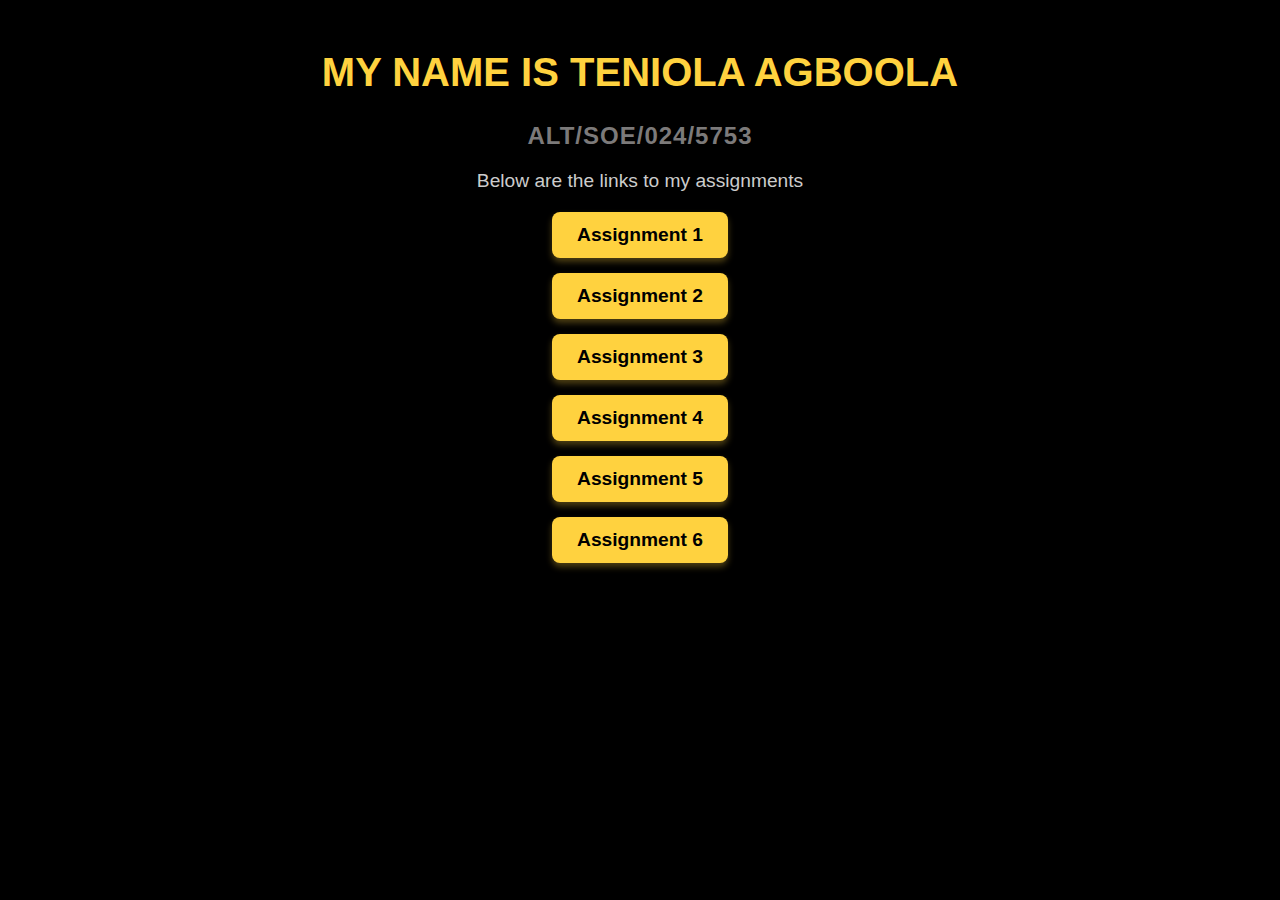
<file: index.html>
<!DOCTYPE html>
<html lang="en">
<head>
    <meta charset="UTF-8">
    <meta name="viewport" content="width=device-width, initial-scale=1.0">
    <title>Document</title>
    <style>
        body {
            font-family: Arial, sans-serif;
            margin: 0;
            padding: 0;
            background-color: #000000;
            color: #FFFFFF;
            text-align: center;
        }

        h1 {
            margin-top: 50px;
            font-size: 2.5em;
            color: #FFD23F;
            text-transform: uppercase;
        }

        h2 {
            margin-top: 10px;
            font-size: 1.5em;
            color: #7C7A7A;
            letter-spacing: 1px;
        }

        p {
            margin-top: 10px;
            font-size: 1.2em;
            color: #CCCCCC;
        }

        .assignment-list {
            list-style: none;
            padding: 0;
            margin-top: 20px;
        }

        .assignment-list li {
            margin: 15px 0;
        }

        .assignment-list li a {
            text-decoration: none;
            font-size: 1.2em;
            font-weight: bold;
            color: #000000;
            background-color: #FFD23F;
            padding: 12px 25px;
            border-radius: 8px;
            transition: all 0.3s ease-in-out;
            display: inline-block;
            box-shadow: 0 4px 6px rgba(255, 210, 63, 0.3);
        }

        .assignment-list li a:hover {
            background-color: #7C7A7A;
            color: #FFFFFF;
            transform: scale(1.05);
            box-shadow: 0 6px 12px rgba(255, 210, 63, 0.5);
        }
    </style>
</head>
<body>
    <h1>My Name is <span>Teniola Agboola</span></h1>
    <h2>ALT/SOE/024/5753</h2>
    <p>Below are the links to my assignments</p>
    <ul class="assignment-list">
        <li><a href="../assignment1/index.html" target="_blank"><strong>Assignment 1</strong></a></li>
        <li><a href="../assignment2/index.html" target="_blank"><strong>Assignment 2</strong></a></li>
        <li><a href="../assignment3/index.html" target="_blank"><strong>Assignment 3</strong></a></li>
        <li><a href="../assignment4/index.html" target="_blank"><strong>Assignment 4</strong></a></li>
        <li><a href="../assignment5/index.html" target="_blank"><strong>Assignment 5</strong></a></li>
        <li><a href="../assignment6/index.html" target="_blank"><strong>Assignment 6</strong></a></li>
    </ul>
</body>
</html>
</file>
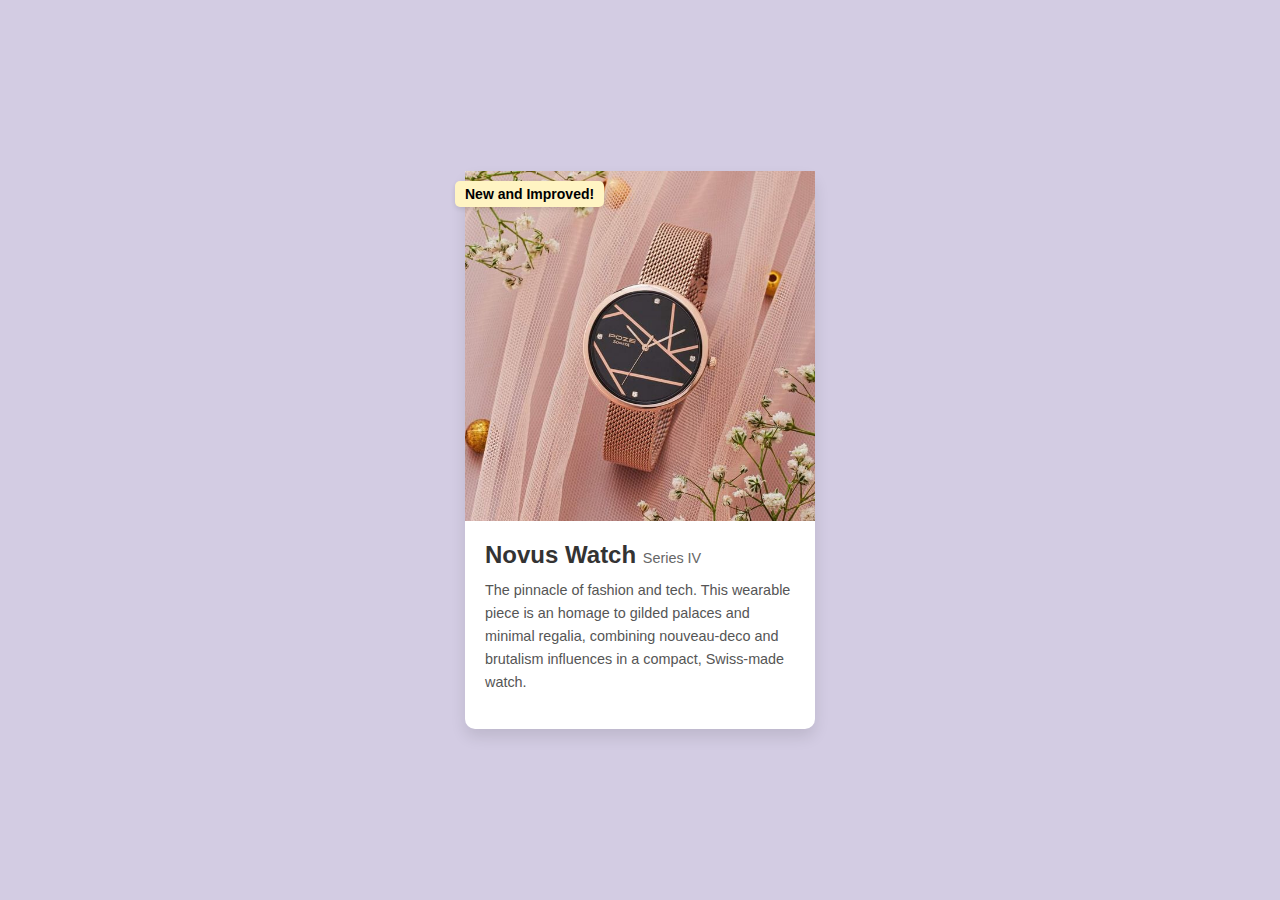
<file: assignment1/index.html>
<!DOCTYPE html>
<html lang="en">
<head>
  <meta charset="UTF-8">
  <meta name="viewport" content="width=device-width, initial-scale=1.0">
  <title>Product Card</title>
  <link rel="stylesheet" href="style.css">
</head>
<body>
  <div class="card">
    <div class="badge">New and Improved!</div>
    <img src="watchimage (1).jpg" alt="Novus Watch" class="product-image">
    <div class="card-content">
      <h2 class="product-title">Novus Watch <span class="series">Series IV</span></h2>
      <p class="product-description">
        The pinnacle of fashion and tech. This wearable piece is an homage to gilded palaces and minimal regalia, combining nouveau-deco and brutalism influences in a compact, Swiss-made watch.
      </p>
    </div>
  </div>
</body>
</html>
</file>
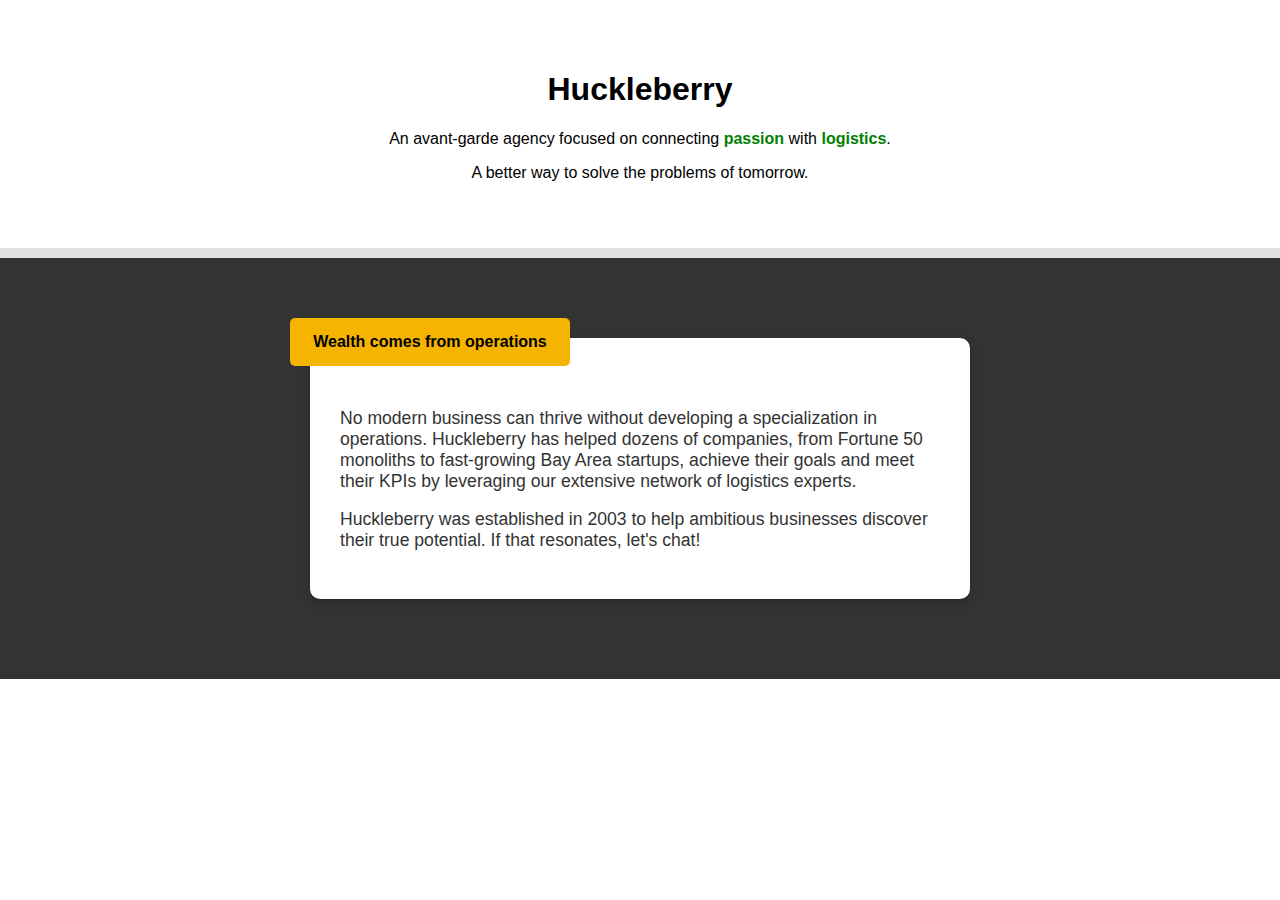
<file: assignment2/index.html>
<!DOCTYPE html>
<html lang="en">
<head>
    <meta charset="UTF-8">
    <meta name="viewport" content="width=device-width, initial-scale=1.0">
    <title>Huckleberry Card</title>
    <link rel="stylesheet" href="style.css">
</head>
<body>

    <div class="top-section">
        <h1>Huckleberry</h1>
        <p>An avant-garde agency focused on connecting <span class="highlight">passion</span> with <span class="highlight">logistics</span>.</p>
        <p>A better way to solve the problems of tomorrow.</p>
    </div>

    <div class="divider"></div>

    <div class="bottom-section">
        <div class="info-card">
            <div class="banner">Wealth comes from operations</div>
            <div class="card-content">
                <p>No modern business can thrive without developing a specialization in operations. Huckleberry has helped dozens of companies, from Fortune 50 monoliths to fast-growing Bay Area startups, achieve their goals and meet their KPIs by leveraging our extensive network of logistics experts.</p>
                <p>Huckleberry was established in 2003 to help ambitious businesses discover their true potential. If that resonates, let's chat!</p>
            </div>
        </div>
    </div>

</body>
</html>
</file>
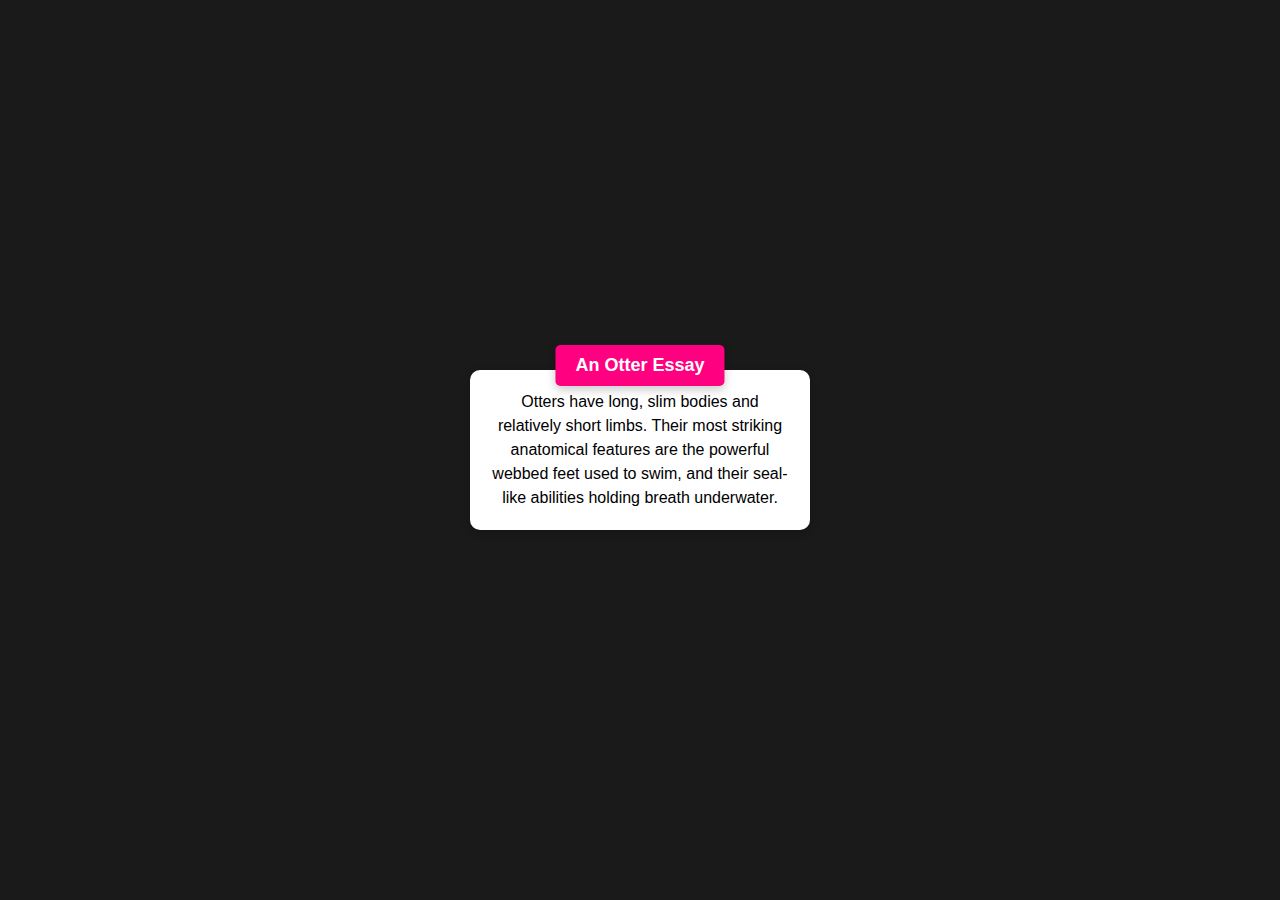
<file: assignment3/index.html>
<!DOCTYPE html>
<html lang="en">
<head>
  <meta charset="UTF-8">
  <meta name="viewport" content="width=device-width, initial-scale=1.0">
  <title>Heading Peeks Out</title>
  <link rel="stylesheet" href="style.css">
</head>
<body>
  <div class="container">
    <div class="heading">An Otter Essay</div>
    <div class="content">
      <p>Otters have long, slim bodies and relatively short limbs. Their most striking anatomical features are the powerful webbed feet used to swim, and their seal-like abilities holding breath underwater.</p>
    </div>
  </div>
</body>
</html>
</file>
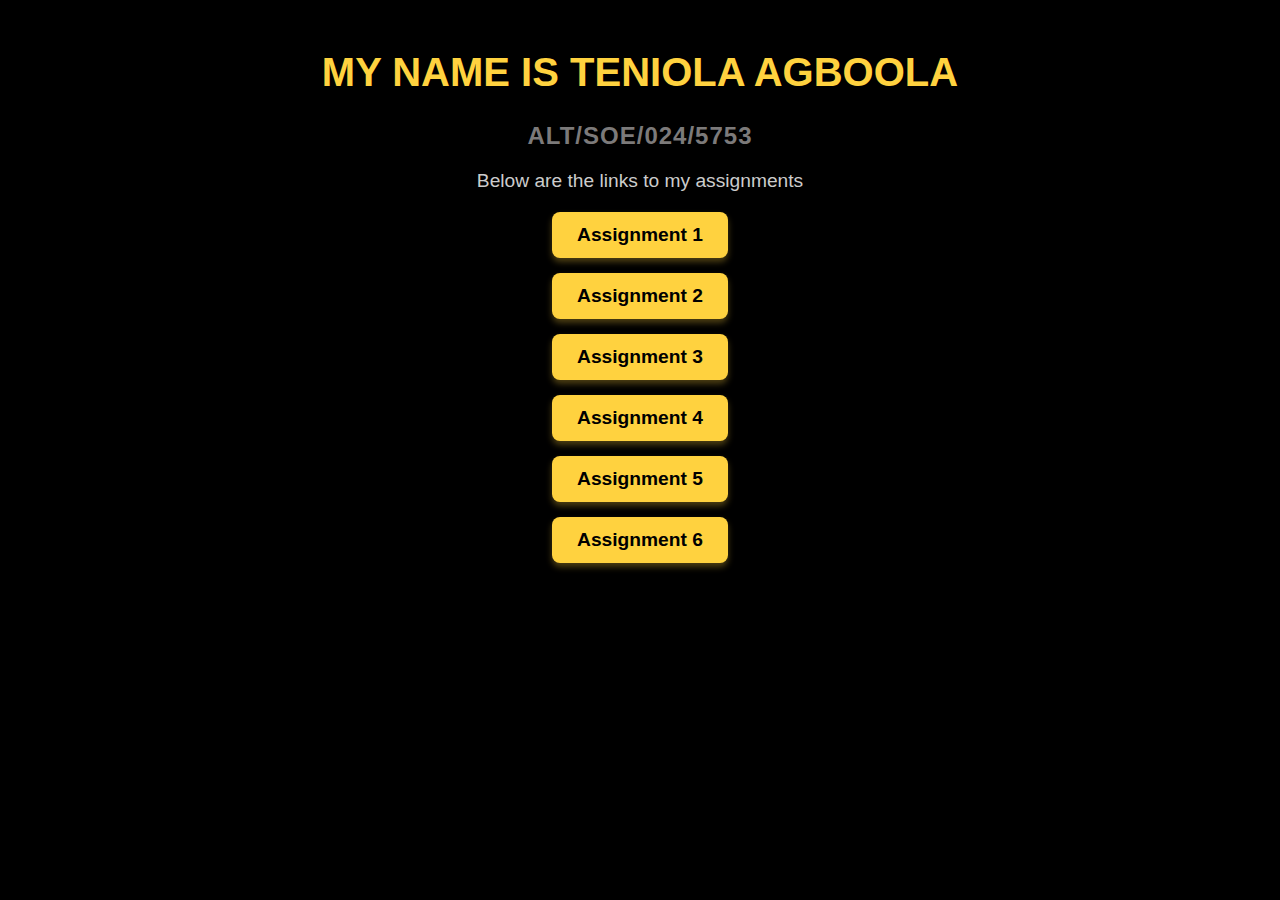
<file: css-assignments/index.html>
<!DOCTYPE html>
<html lang="en">
<head>
    <meta charset="UTF-8">
    <meta name="viewport" content="width=device-width, initial-scale=1.0">
    <title>Document</title>
    <style>
        body {
            font-family: Arial, sans-serif;
            margin: 0;
            padding: 0;
            background-color: #000000;
            color: #FFFFFF;
            text-align: center;
        }

        h1 {
            margin-top: 50px;
            font-size: 2.5em;
            color: #FFD23F;
            text-transform: uppercase;
        }

        h2 {
            margin-top: 10px;
            font-size: 1.5em;
            color: #7C7A7A;
            letter-spacing: 1px;
        }

        p {
            margin-top: 10px;
            font-size: 1.2em;
            color: #CCCCCC;
        }

        .assignment-list {
            list-style: none;
            padding: 0;
            margin-top: 20px;
        }

        .assignment-list li {
            margin: 15px 0;
        }

        .assignment-list li a {
            text-decoration: none;
            font-size: 1.2em;
            font-weight: bold;
            color: #000000;
            background-color: #FFD23F;
            padding: 12px 25px;
            border-radius: 8px;
            transition: all 0.3s ease-in-out;
            display: inline-block;
            box-shadow: 0 4px 6px rgba(255, 210, 63, 0.3);
        }

        .assignment-list li a:hover {
            background-color: #7C7A7A;
            color: #FFFFFF;
            transform: scale(1.05);
            box-shadow: 0 6px 12px rgba(255, 210, 63, 0.5);
        }
    </style>
</head>
<body>
    <h1>My Name is <span>Teniola Agboola</span></h1>
    <h2>ALT/SOE/024/5753</h2>
    <p>Below are the links to my assignments</p>
    <ul class="assignment-list">
        <li><a href="assignment1/index.html" target="_blank"><strong>Assignment 1</strong></a>
        </li>
        <li><a href="assignment2/index.html" target="_blank"><strong>Assignment 2</strong></a>
            </li>
        <li><a href="assignment3/index.html" target="_blank"><strong>Assignment 3</strong></a>
        </li>
        <li><a href="assignment4/index.html" target="_blank"><strong>Assignment 4</strong></a>

        </li>
        <li><a href="assignment5/index.html" target="_blank"><strong>Assignment 5</strong></a>
        </li>
        <li><a href="assignment6/index.html" target="_blank"><strong>Assignment 6</strong></a>
        </li>
    </ul>
</body>
</html>
</file>
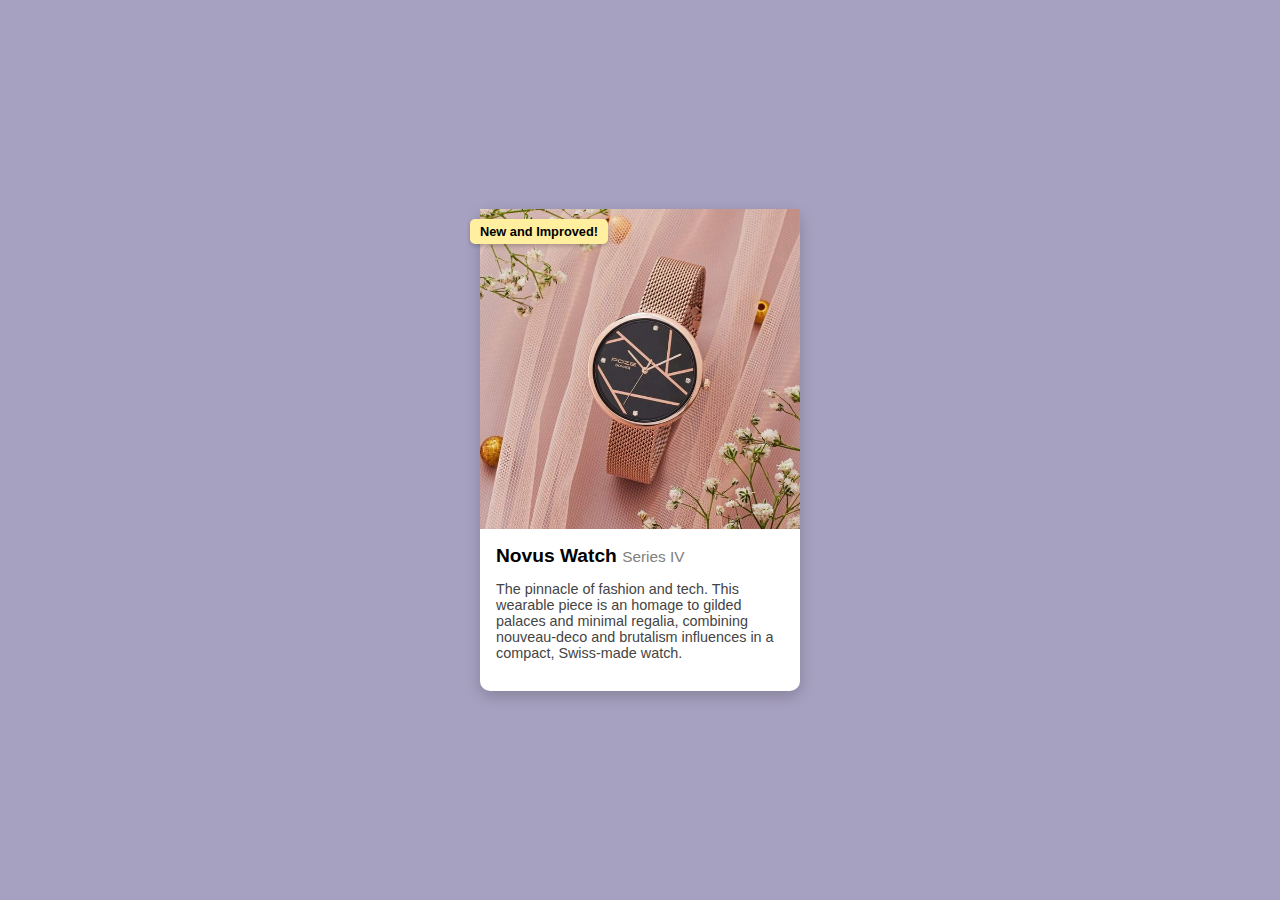
<file: css-assignments/assignment1/index.html>
<!DOCTYPE html>
<html lang="en">
<head>
    <meta charset="UTF-8">
    <meta name="viewport" content="width=device-width, initial-scale=1.0">
    <title>Novus Watch</title>
    <link rel="stylesheet" href="style.css">
</head>
<body>
    <div class="card">
        <div class="badge">New and Improved!</div>
        <img src="watchimage.jpg" alt="Novus Watch" class="product-image">
        <div class="card-content">
            <h2>Novus Watch <span class="series">Series IV</span></h2>
            <p>
                The pinnacle of fashion and tech. This wearable piece is an homage to gilded palaces and minimal regalia, 
                combining nouveau-deco and brutalism influences in a compact, Swiss-made watch.
            </p>
        </div>
    </div>
</body>
</html>
</file>
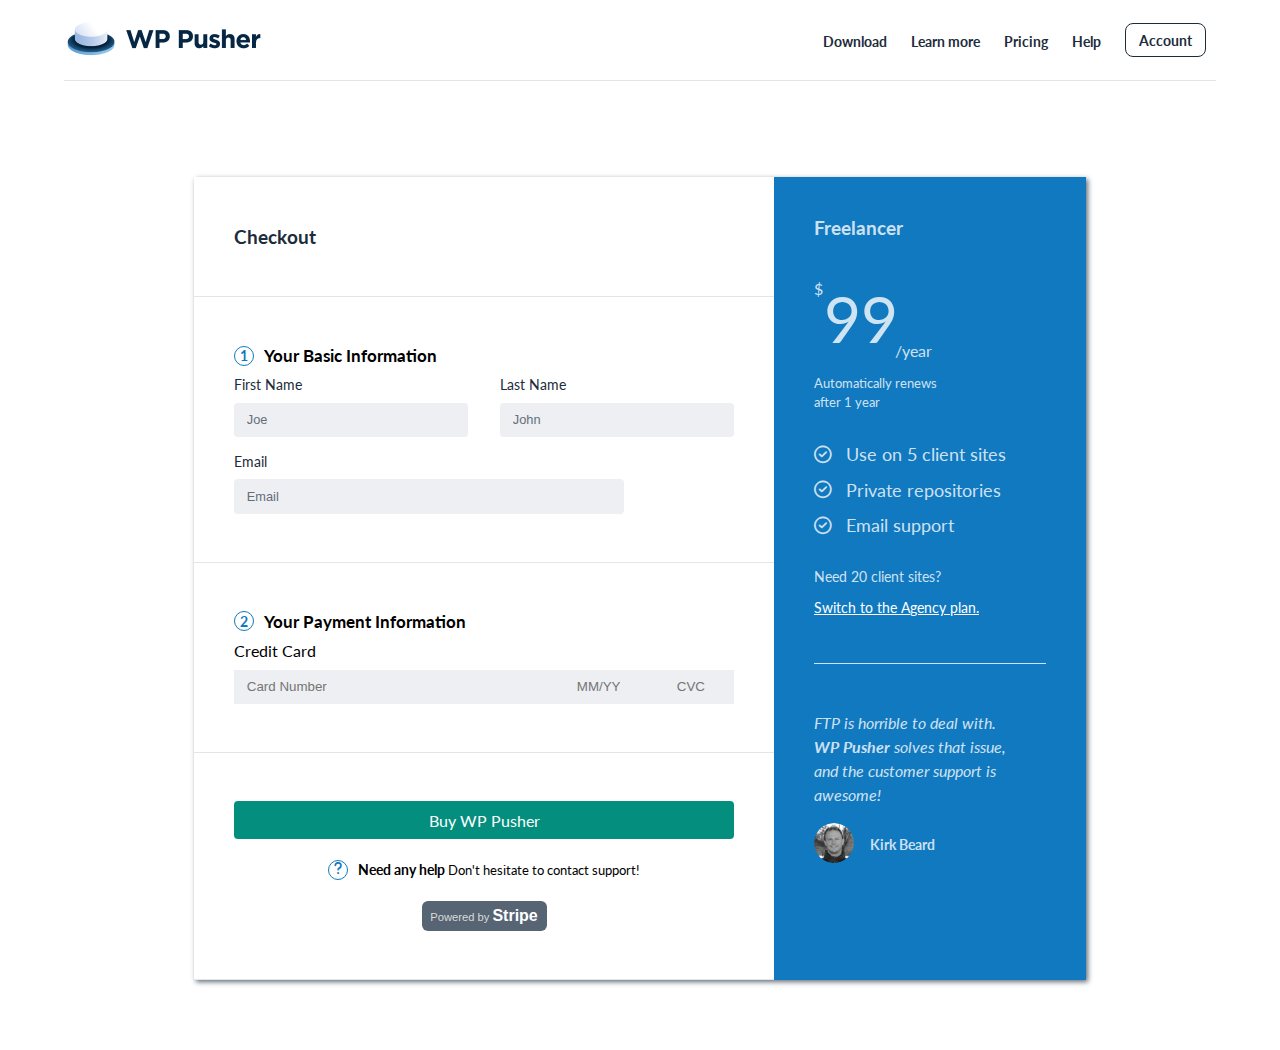
<file: css-assignments/assignment4/index.html>
<!DOCTYPE html>
<html lang="en">
<head>
    <meta charset="UTF-8">
    <meta name="viewport" content="width=device-width, initial-scale=1.0">
    <title>Assignment 6</title>
    <link rel="stylesheet" href="style.css">
<link rel="stylesheet" href="https://cdnjs.cloudflare.com/ajax/libs/font-awesome/6.7.2/css/all.min.css" />
</head>
<body class="flex-column">
<div class="container flex-column">
    <!-- Header -->
    <header class="header">
        <!-- company logo -->
        <div>
            <img src="assets/wppusher-logo copy.png" alt="">
        </div>

          <!-- header nagivation -->
        <nav>
            <ul>
                <li><a href="#">Download</a></li>
                <li><a href="#">Learn more</a></li>
                <li><a href="#">Pricing</a></li>
                <li><a href="#">Help</a></li>
                <li><a href="#">Account</a></li>
            </ul>
        </nav>
    </header>

    <!-- main -->
    <main class="main"> 
        <div class="main--con-1">
            <div class="checkout">
                <h2>Checkout</h2>
            </div>

            <div class="basic-info">
                <h4><span>1</span> Your Basic Information</h4>
                <form action="">
                    <div class="personal-info-con">
                        <div>
                            <label for="firstName">First Name</label>
                            <input type="text" placeholder="Joe" id="firstName">
                        </div>

                        <div>
                            <label for="lastName">Last Name</label>
                            <input type="text" placeholder="John" id="lastName">
                        </div>
                    </div>
                    
                    <div class="personal-email-con">
                        <label for="email">Email</label>
                        <input type="email" placeholder="Email" id="email">
                    </div>
                </form>
            </div>


            <div class="cc-con">
                <h4><span>2</span> Your Payment Information</h4>
                <form action="">
                    <label for="cardnumber">Credit Card</label>
                    <div>
                        <input type="text" placeholder="Card Number" id="cardnumber">
                        <input type="text" placeholder="MM/YY">
                        <input type="text" placeholder="CVC">
                    </div>
                </form>
            </div>

            <div class="pusher">
                <a href="#">Buy WP Pusher</a>
                <div>
                    <i class="fa-solid fa-question"></i>
                    <p><span>Need any help</span> Don't hesitate to contact support!</p>
                </div>
                <button>Powered by <span>Stripe</span></button>
            </div>
        </div>


        <div class="main--con-2">
            <h3>Freelancer</h3>

            <div class="sub">
                <div>
                    <span>$</span>
                    <p>99</p>
                    <span>/year</span>
                </div>
                <p>Automatically renews after 1 year</p>
            </div>


            <div class="services">
                <div>
                    <i class="fa-regular fa-circle-check"></i>
                    <p>Use on 5 client sites</p>
                </div>
                <div>
                    <i class="fa-regular fa-circle-check"></i>
                    <p>Private repositories</p>
                </div>
                <div>
                    <i class="fa-regular fa-circle-check"></i>
                    <p>Email support</p>
                </div>
            </div>


            <div class="client">
                <p>Need 20 client sites?</p>
                <a href="#">Switch to the Agency plan.</a>
            </div>

            <div class="line"></div>

            <div class="user">
                <p>FTP is horrible to deal with. <span>WP Pusher</span> solves that issue, and the customer support is awesome!</p>
                <div class="user-info">
                    <div>
                        <img class="image" src="assets/Bitmap.png" alt="">
                    </div>
                    <h3>Kirk Beard</h3>
                </div>
            </div>
        </div>
    </main>
</div>
</body>
</html>
</file>
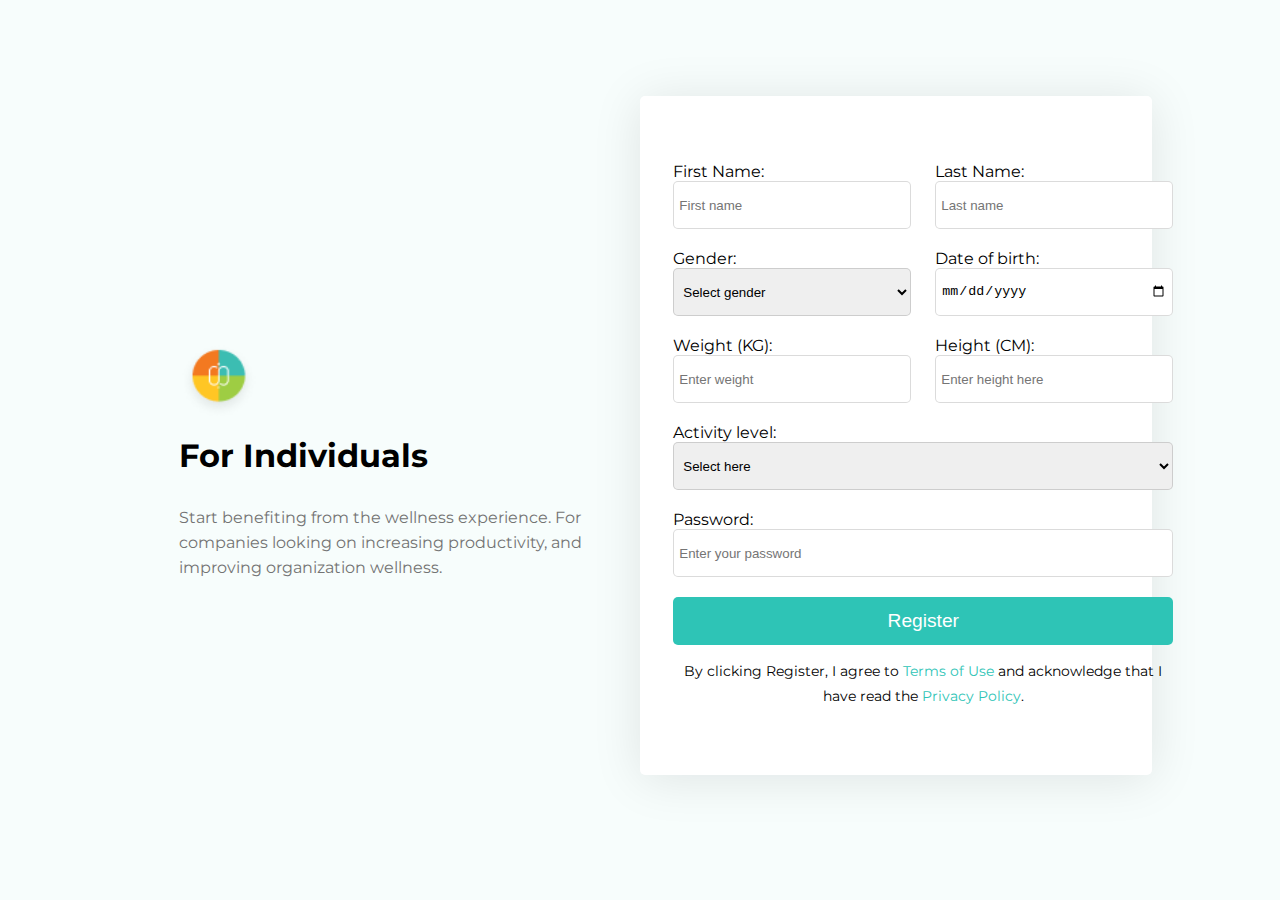
<file: css-assignments/assignment5/index.html>
<!DOCTYPE html>
<html lang="en">
<head>
    <meta charset="UTF-8">
    <meta name="viewport" content="width=device-width, initial-scale=1.0">
    <title>Assignment 4</title>
    <link rel="preconnect" href="https://fonts.googleapis.com">
    <link rel="preconnect" href="https://fonts.gstatic.com" crossorigin>
    <link href="https://fonts.googleapis.com/css2?family=Montserrat:ital,wght@0,100..900;1,100..900&display=swap" rel="stylesheet">
    <link rel="stylesheet" href="form.css"/>
    <link rel="stylesheet" href="style.css"/>
</head>
<body>
   
    <section class="main_section">
        <header class="header">
        </header>
        <div class="sign_up">
            <div class="left_side">
                <div class="center">
                    <img src="Logo (1).png" alt="Logo" class="logo" width="80px" height="80px">
                    <h1 class="title" >For Individuals</h1>
                    <p class="title_paragraph">Start benefiting from the wellness experience. For companies looking on 
                    increasing productivity, and improving organization wellness.
                    </p>
                    <p class="title_paragraph_mobile">Inspiring wholesome harmony for the mind, body and spirit, for everyone, everywhere.</p>
                </div>
            </div>
            <div class="right_side">
               <div class="center_2">
                <div class="form_inputs">
                    <form class="form">
                      <div class="input_row">
                        <div class="input_wrapper" aria-label="first_name">
                          <label for="first_name">First Name:</label><br />
                          <input type="text" id="first_name" placeholder="First name" />
                        </div>
                        <div class="input_wrapper" aria-label="last_name">
                          <label for="last_name">Last Name:</label><br />
                          <input type="text" id="last_name" placeholder="Last name" />
                        </div>
                      </div>
                      <div class="input_row">
                        <div class="input_wrapper" aria-label="gender">
                          <label for="last_name">Gender:</label><br />
                          <select
                            class="form-select"
                            autocomplete="Gender"
                            id="gender"
                            name="gender"
                          >
                            <option value="Male">Select gender</option>
                            <option value="Male">Male</option>
                            <option value="Female">Female</option>
                          </select>
                        </div>
                        <div class="input_wrapper" aria-label="DOB">
                            <label for="DOB">Date of birth:</label><br />
                            <input type="date" id="DOB" placeholder="Date of birth" />
                          </div>
                      </div>
                      <div class="input_row">
                        <div class="input_wrapper" aria-label="DOB">
                          <label for="Weight">Weight (KG):</label><br />
                          <input type="number" id="Weight" placeholder="Enter weight" />
                        </div>
                        <div class="input_wrapper" aria-label="height">
                          <label for="Height">Height (CM):</label><br />
                          <input
                            type="number"
                            id="height"
                            placeholder="Enter height here"
                          />
                        </div>
                      </div>
                      <div class="input_row">
                        <div class="input_wrapper" aria-label="Activity level">
                          <label for="Activity level"
                            >Activity level:</label
                          ><br />
                          <select
                          class="form-select long_input"
                          id="Activity"
                          name="Activity"
                        >
                          <option value="Male">Select here</option>
                          <option value="Male">Active</option>
                          <option value="Female">Inactive</option>
                        </select>
                        </div>
                      </div>
                      <div class="input_row">
                        <div class="input_wrapper" aria-label="How_did_you_hear_about_us">
                          <label for="How_did_you_hear_about_us"
                            >Password:</label
                          ><br />
                          <input
                            class="long_input"
                            type="password"
                            id="Password"
                            placeholder="Enter your password"
                          />
                        </div>
                      </div>
                      <button class="Sign_up_btn">Register<span></span></button>
                    </form>
                    <p class="footnote">
                        By clicking Register, I agree to <span>Terms of Use</span> and acknowledge that I have read the <span>Privacy Policy</span>.
                    </p>
                  </div>
                
               </div>
            </div>
            <p class="footnote_mobile">
                By clicking Register, I agree to <span>Terms of Use</span> and acknowledge that I have read the <span>Privacy Policy</span>.
            </p>
        </div>
    </section>
</body>
</html>
</file>
<file: assignment1/style.css>
body {
  font-family: Arial, sans-serif;
  background-color: #d3cce3; /* Soft purple background */
  display: flex;
  justify-content: center;
  align-items: center;
  height: 100vh;
  margin: 0;
}

.card {
  background-color: white;
  border-radius: 10px;
  box-shadow: 0 8px 15px rgba(0, 0, 0, 0.1);
  width: 350px;
  overflow: visible;
  position: relative;
}

.badge {
  background-color: #fff4c3; 
  color: black;
  font-weight: bold;
  font-size: 14px;
  padding: 5px 10px;
  border-radius: 5px;
  position: absolute;
  top: 10px;
  left: -10px;
  box-shadow: 0 2px 5px rgba(0, 0, 0, 0.1);
}

.product-image {
  width: 100%;
  height: auto;
  display: block;
}

.card-content {
  padding: 20px;
}

.product-title {
  font-size: 1.5rem;
  font-weight: bold;
  margin: 0;
  color: #333;
}

.series {
  font-size: 0.9rem;
  font-weight: normal;
  color: #666;
}

.product-description {
  font-size: 0.9rem;
  color: #555;
  margin-top: 10px;
  line-height: 1.6;
}
</file>
<file: assignment2/style.css>
/* Global Styles */
body {
    font-family: Arial, sans-serif;
    margin: 0;
    padding: 0;
    text-align: center;
}

/* Top Section */
.top-section {
    background-color: white;
    padding: 50px 20px;
}

/* Light Grey Divider */
.divider {
    background-color: #e0e0e0;
    height: 10px;
    width: 100%;
}

.highlight {
    color: green;
    font-weight: bold;
}

/* Bottom Section (Deep Grey) */
.bottom-section {
    background-color: #333;
    padding: 80px 20px;
    display: flex;
    justify-content: center;
    align-items: center;
}

/* White Card */
.info-card {
    background-color: white;
    width: 90%;
    max-width: 600px;
    padding: 30px;
    border-radius: 10px;
    box-shadow: 0 4px 10px rgba(0, 0, 0, 0.2);
    position: relative;
}

/* Yellow Banner */
.banner {
    background-color: #f4b400;
    color: black;
    font-weight: bold;
    padding: 15px;
    width: 80%;
    max-width: 250px;
    text-align: center;
    position: absolute;
    top: -20px;
    left: -20px;
    border-radius: 5px;
}

/* Card Content */
.card-content {
    margin-top: 40px;
    text-align: left;
    font-size: 1.1rem;
    color: #333;
}

/* Responsive Design */
@media (max-width: 768px) {
    .banner {
        font-size: 0.9rem;
        padding: 10px;
        max-width: 200px;
        left: -10px;
    }

    .info-card {
        padding: 20px;
    }

    .card-content {
        font-size: 1rem;
    }
}

@media (max-width: 480px) {
    .banner {
        font-size: 0.8rem;
        padding: 8px;
        max-width: 180px;
    }

    .info-card {
        width: 95%;
        padding: 15px;
    }

    .card-content {
        font-size: 0.9rem;
    }
}
</file>
<file: assignment3/style.css>
/* General Styles */
body {
    margin: 0;
    font-family: Arial, sans-serif;
    background-color: #1a1a1a; /* Dark background */
    display: flex;
    justify-content: center;
    align-items: center;
    height: 100vh;
  }
  
  /* Container for the content */
  .container {
    position: relative;
    width: 300px;
    background-color: white;
    border-radius: 10px;
    box-shadow: 0 4px 10px rgba(0, 0, 0, 0.2);
    padding: 20px;
    text-align: center;
  }
  
  /* Heading that "peeks out" */
  .heading {
    position: absolute;
    top: -25px; /* Moves the heading above the container */
    left: 50%;
    transform: translateX(-50%);
    background-color: #ff0080; /* Bright pink background */
    color: white;
    font-weight: bold;
    font-size: 18px;
    padding: 10px 20px;
    border-radius: 5px;
    text-align: center;
    box-shadow: 0 4px 10px rgba(0, 0, 0, 0.2);
  }
  
  /* Content styles */
  .content p {
    color: black;
    font-size: 16px;
    margin: 0;
    line-height: 1.5;
  }
</file>
<file: css-assignments/assignment1/style.css>
body {
  background-color: #A7A1C1;
  display: flex;
  justify-content: center;
  align-items: center;
  height: 100vh;
  margin: 0;
  font-family: 'Arial', sans-serif;
}

.card {
  background: white;
  width: 320px;
  border-radius: 10px;
  overflow: visible;
  box-shadow: 0 5px 15px rgba(0, 0, 0, 0.2);
  position: relative;
}

.product-image {
  width: 100%;
  display: block;
}

.card-content {
  padding: 16px;
}

h2 {
  font-size: 1.2em;
  margin: 0;
  font-weight: bold;
}

.series {
  font-size: 0.8em;
  color: gray;
  font-weight: normal;
}

p {
  font-size: 0.9em;
  color: #444;
}

.badge {
  position:absolute;
  top: 10px;
  left: -10px;
  background: #ffef9f;
  color: black;
  font-size: 0.8em;
  font-weight: bold;
  padding: 5px 10px;
  border-radius: 5px;
  box-shadow: 0 2px 4px rgba(0, 0, 0, 0.2);
}
</file>
<file: css-assignments/assignment4/style.css>
@import url('https://fonts.googleapis.com/css2?family=Lato:ital,wght@0,100;0,300;0,400;0,700;0,900;1,100;1,300;1,400;1,700;1,900&family=Red+Hat+Text:ital,wght@0,300..700;1,300..700&display=swap');

:root {
    --projectWidth: 1440px;
    --contentWidth: 892px;
    --navColor: #1D2C3C;
    --inputBgColor: #EDEFF2;
    --inputPH: #646E7A;
    --buyPusherBg: #646E7A;
    --freelancerBg: #1179BF;
    --freelancerWidth: 312px;
    --headerBB: #E0E6EA;
}

* {
    padding: 0;
    margin: 0;
    box-sizing: border-box;
}

html {
    /* 1rem = 16px */
    font-size: 16px;
}

body {
   font-family: Lato, sans-serif;
   margin-bottom: 70px;
}


/*  */
.flex-column {
    display: flex;
    flex-direction: column;
    justify-content: center;
    align-items: center;
}


.container {
    width: var(--projectWidth);
    gap: 6rem;
}
/* Header styling */
.header {
    display: flex;
    align-items: center;
    justify-content: space-between;
    width: 80%;
    padding: 1.2rem 0;
    border-bottom: 1px solid var(--headerBB);
}

.header nav ul li{
    display: inline;
    margin-inline: 10px;
    text-align: center;
}


.header nav ul li a:link,
.header nav ul li a:visited{
    text-decoration: none;
    color: var(--navColor);
    font-weight: 700;
    font-size: .88rem;
}

.header nav ul li a:hover{
    color: var(--freelancerBg);
}

.header nav ul li:last-child{
    border: 1px solid var(--navColor);
    padding: .4rem .8rem;
    border-radius: 8px;
}


/* Main styling */
.main {
    /* width = 892px */ 
    /* 892 - 312 = 580 */
    width: var(--contentWidth); 
    /* border: 1px solid red; */
    box-shadow: 2px 2px 5px var(--buyPusherBg);
    display: grid;
    grid-template-columns: 1fr var(--freelancerWidth);
    /* height: 700px; */

}

/* Main Container 1 styling */
.main .main--con-1{
    /* width = 580px */
    display: flex;
    flex-direction: column;
    /* gap: 4rem; */
    /* padding: 2.5rem; */
}

.main .main--con-1 > div{
    border-bottom: 1px solid var(--headerBB);
   padding: 3rem 2.5rem;
}

.main .main--con-1 .checkout h2{
    font-size: 1.2rem;
    color: var(--navColor);
}

.main .main--con-1 .basic-info,
.main .main--con-1 .cc-con{
    display: flex;
    flex-direction: column;
    gap: .6rem;
}

.main .main--con-1 .basic-info h4,
.main .main--con-1 .cc-con h4{
    display: flex;
    align-items: center;
    gap: .6rem;
    font-size: 1.08rem;
    /* justify-content: center; */
}

.main .main--con-1 .basic-info h4 span,
.main .main--con-1 .cc-con h4 span,
.main .main--con-1 .pusher div i{
   color: var(--freelancerBg);
   border: 1px solid var(--freelancerBg);
   width: 20px;
   height: 20px;
   text-align: center;
   border-radius: 50%;
   display: flex;
   justify-content: center;
   align-items: center;
   font-size: .9rem;
}

.main .main--con-1 .basic-info form,
.main .main--con-1 .cc-con form{
    display: flex;
    flex-direction: column;
    gap: 1rem;
}

.main .main--con-1 .basic-info form .personal-info-con{
   display: flex;
   gap: 2rem;
}

.main .main--con-1 .basic-info form .personal-info-con div,
.main .main--con-1 .basic-info form .personal-email-con,
.main .main--con-1 .cc-con form{
    display: flex;
    flex-direction: column;
    gap: .6rem;
    /* width: 100%; */
    flex: 1;
}

.main .main--con-1 .basic-info form .personal-info-con div label,
.main .main--con-1 .basic-info form .personal-email-con label{
    color: var(--navColor);
    font-size: .9rem;
}


.main .main--con-1 .basic-info form .personal-info-con div input,
.main .main--con-1 .basic-info form .personal-email-con input,
.main .main--con-1 .cc-con form div input{
    padding: .6rem .8rem;
    border: none;
    background-color: var(--inputBgColor);
    border-radius: 4px;
}

.main .main--con-1 .basic-info form .personal-info-con div input:focus,
.main .main--con-1 .basic-info form .personal-email-con input:focus{
    outline: 2px solid var(--freelancerBg);
}

.main .main--con-1 .basic-info form .personal-info-con div input::placeholder,
.main .main--con-1 .basic-info form .personal-email-con input::placeholder{
   font-size: .8rem;
   color: var(--inputPH);
}


.main .main--con-1 .basic-info form .personal-email-con input{
    width: 78%;
}

.main .main--con-1 .cc-con form div {
    width: 100%;
    display: grid;
    grid-template-columns: 1fr 100px 70px;
    border-radius: 4px;
}

.main .main--con-1 .cc-con form div input{
    border-radius: 0;
    outline: none;
}

.main .main--con-1 .pusher{
   text-align: center;
   display: flex;
   flex-direction: column;
   gap: 1.3rem;
}

.main .main--con-1 .pusher a{
    background-color: #038E7D;
    padding-block: .6rem;
    text-decoration: none;
    color: #ffffff;
    border-radius: 4px;
}

.main .main--con-1 .pusher div{
    display: flex;
    justify-content: center;
    margin: 0 auto;
    width: 70%;
    text-align: start;
    align-items: center;
    gap: .6rem;
}

.main .main--con-1 .pusher div i {
    font-size: .8rem;
}

.main .main--con-1 .pusher div p {
    font-size: .8rem;
}

.main .main--con-1 .pusher div p span {
    font-size: .9rem;
    font-weight: 700;
}

.main .main--con-1 .pusher button{
    width: 25%;
    margin: 0 auto;
    padding: .4rem .2rem;
    border-radius: 6px;
    background-color: #566473;
    border: none;
    color: #dadada;
    font-size: .7rem;
}

.main .main--con-1 .pusher button span{
    color: #ffffff;
    font-weight: 700;
    font-size: 1rem;
}


/* Freelancer styles */
.main .main--con-2{
    /* width = 312px */
    background-color: var(--freelancerBg); 
    color: rgba(255, 255, 255, .8); 
    padding: 2.5rem;
    display: flex;
    flex-direction: column;
    gap: 2rem;
}

/* .main .main--con-2 > h3,
.main .main--con-2 > div{
    padding: 2rem;
} */

.main .main--con-2 .sub{ 
    display: flex;
    flex-direction: column;
    gap: .4rem;
}

.main .main--con-2 .sub div{ 
    display: flex;
    flex-direction: column;
    position: relative;
}

.main .main--con-2 .sub div span{ 
    /* font-size: 4rem; */
    position: absolute;
}

.main .main--con-2 .sub div span:first-child{ 
    top: 8%;
    left: 0;
}

.main .main--con-2 .sub div span:last-child{ 
    bottom: 8%;
    left: 35%;
}

 
.main .main--con-2 .sub div p{ 
   font-size: 4rem;
   margin-inline: 10px;
}

.main .main--con-2 .sub p{ 
    font-size: .8rem;
    max-width: 60%;
    line-height: 1.5;
}

.main .main--con-2 .services,
.main .main--con-2 .client{ 
    display: flex;
    flex-direction: column;
    gap: .9rem;
}

.main .main--con-2 .services div {
    display: flex;
    align-items: center;
    gap: .9rem;
    font-size: 1.1rem;
}

.main .main--con-2 .client {
    font-size: .9rem;
}

.main .main--con-2 .client a:link,
.main .main--con-2 .client a:visited{
    color: #ffffff;
}

.main .main--con-2 .line {
    height: 1px;
    background-color: rgba(255, 255, 255, .8);
    margin-block: 15px;
}


.main .main--con-2 .user {
    display: flex;
    flex-direction: column;
    gap: 1rem;
}

.main .main--con-2 .user p{
    max-width: 85%;
    line-height: 1.5;
    font-style: italic;
}

.main .main--con-2 .user p span{
    font-weight: bolder;
}


.main .main--con-2 .user .user-info {
    display: flex;
    align-items: center;
    gap: 1rem;
}

.image {
    width: 40px;
    height: 40px;
    border-radius: 50%;
    object-fit: cover;
}

.main .main--con-2 .user .user-info h3{
    font-size: .9rem;
}
</file>
<file: css-assignments/assignment5/form.css>
.center_2{
    width: 87%;
    height: auto;
    margin: 0 auto;
}
.title_paragraph{
    display: inline block;
}
.title_paragraph_mobile{
    display: none;
}
.form_inputs {
    width: fit-content;
}
.input_row {
display: flex;
flex-direction: row;
gap: 24px;
margin-bottom: 20px;
}
.form input{
width: 238px;
height: 48px;
padding: 5px;
border-radius: 5px;
border: .5px solid rgba(0, 0, 0, 0.141);
transition: 0.5s;
}
.form input :focus{
border: 3px solid #2EC4B6 ;
}
.form select {
width: 238px;
height: 48px;
padding: 5px;
border-radius: 5px;
border: .5px solid rgba(0, 0, 0, 0.141);
}
.form .long_input {
width: 500px;
height: 48px;
padding: 5px;
border-radius: 5px;
border: .5px solid rgba(0, 0, 0, 0.141);
}
.right_side span{
color: #2EC4B6;
cursor: pointer;
}
.Sign_up_btn{
width: 500px;
height: 48px;
border-radius: 5px;
background-color: #2EC4B6;
color: white;
border: none;
font-size: 1.2em;
}
.footnote{
font-size: 14px;
font-weight: 400;
line-height: 25px;
text-align: center;
padding-top: 1em;
}
.footnote_mobile{
    display: none;
}

 /* responsiveness */
 @media only screen and (max-width: 600px) {
    .center_2{
        width: fit-content;
        height: auto;
        margin: 0 auto;
    }
    .title_paragraph{
        display: none;
    }
    .title_paragraph_mobile{
        display: inline;
    }
    .input_row {
        display: flex;
        flex-direction: column;
        gap: 20px;
        margin-bottom: 20px;
        }
    .form_inputs {
    width: 48%;
    }
    .form input{
    width: 295px;
    height: 48px;
    padding: 5px;
    border-radius: 5px;
    border: .5px solid rgba(0,0,0,0.555)
    }
    .form select {
    width: 295px;
    height: 48px;
    padding: 5px;
    border-radius: 5px;
    border: .5px solid rgba(0,0,0,0.555)
    }
    .form .long_input {
    width: 295px;
    height: 48px;
    padding: 5px;
    border-radius: 5px;
    border: .5px solid rgba(0,0,0,0.555)
    }
    .right_side span{
    color: #2EC4B6;
    cursor: pointer;
    }
    .Sign_up_btn{
    width: 295px;
    height: 48px;
    border-radius: 5px;
    background-color: #2EC4B6;
    color: white;
    border: none;
    font-size: 1.2em;
    }
    .footnote{
        font-size: 14px;
       display: none;
    }
    .footnote_mobile Span{
        display: inline-block;
        color: #2EC4B6;
        cursor: pointer;
    }
 }
</file>
<file: css-assignments/assignment5/style.css>
*{
    box-sizing: border-box;
    margin: 0;
    padding: 0;
}
body{
    font-family: "montserrat", sans-serif;
}
.header{
    width: 80vw;
    height: 60px;
    margin: 0 auto;
    align-content: center;
    margin-top: 20px;
}
  .main_section{
    width: 100vw;
    height: 100vh;
    background-color: #f7fdfc;
    align-content: center;
  }
  .sign_up{
    width: 80%;
    height: 90%;
    margin: 0 auto;
    display: flex;
    flex-direction: row;
    margin-top: 1em;
  }
  .left_side{
    width: 50%;
    height: 90%;
    display: grid;
    place-content: center;
    padding-left: 50px;
  }
  .center{
    margin: 0 auto;
  }
  .center h1{
    padding-bottom: 10px;
    padding-top: 10px;
  }

  .center p{
    font-size: 16px;
    font-weight: 400;
    line-height: 25px;
    text-align: left;
    padding-top: 20px;
    max-width: 460px;
    color: #737373;
  }
  .right_side{
    width: 50%;
    height: 679px;
    background-color: rgb(255, 255, 255);
    box-shadow: 0px 4px 50px 0px #0408131A;
    border-radius: 5px;
    display: grid;
    place-content: center;
  }
   /* responsiveness */
   @media only screen and (max-width: 600px) {
    .sign_up{
        width: 80%;
        height: 90%;
        display: flex;
        flex-direction: column;
        margin-top: 1em;
      }
      .left_side{
        width: 100%;
        height: 100vh; 
      }
      .center{
        width: 1000px;
        width: 100%;
      }
      .right_side{
        margin-top: 2em;
        padding-top: 2em;
        padding-bottom: 2em;
        width: 327px;
        height: 900px;
        background-color: rgb(255, 255, 255);
        box-shadow: 0px 4px 50px 0px #0408131A;
        border-radius: 6px;
      }


   }
</file>
